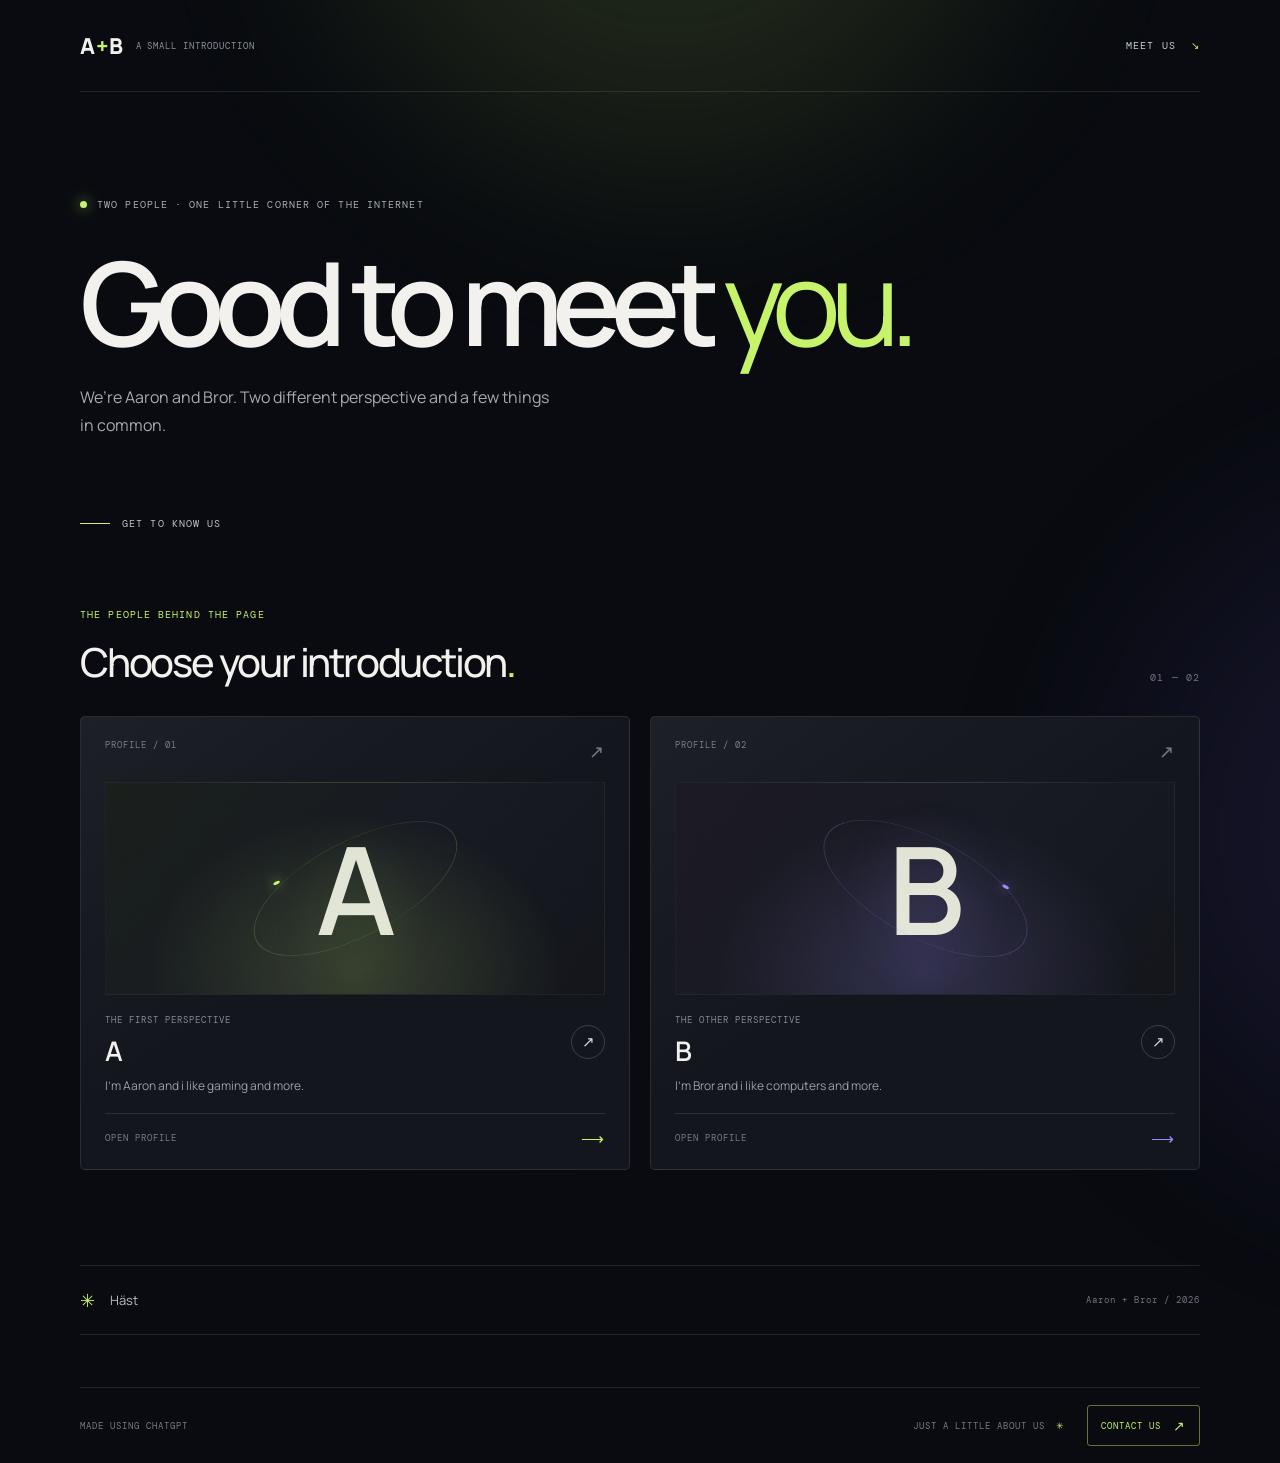
<file: index.html>
<!doctype html>
<html lang="en">
<head>
  <meta charset="utf-8">
  <meta name="viewport" content="width=device-width, initial-scale=1">
  <meta name="theme-color" content="#090b10">
  <meta name="description" content="Two people, two perspectives. Get to know Aaron and Bror.">
  <title>Aaron + Bror — Meet the people</title>
  <link rel="preconnect" href="https://fonts.googleapis.com">
  <link rel="preconnect" href="https://fonts.gstatic.com" crossorigin>
  <link href="https://fonts.googleapis.com/css2?family=DM+Mono:wght@400;500&family=Manrope:wght@400;500;600;700;800&display=swap" rel="stylesheet">
  <link rel="stylesheet" href="styles.css">
  <script src="script.js" defer></script>
</head>
<body>
  <div class="ambient ambient-one" aria-hidden="true"></div>
  <div class="ambient ambient-two" aria-hidden="true"></div>
  <header class="site-header">
    <a class="wordmark" href="index.html" aria-label="A plus B home"><span class="wordmark-mark">A<span>+</span>B</span><span class="wordmark-caption">A SMALL INTRODUCTION</span></a>
    <a class="header-link" href="#profiles">MEET US <span aria-hidden="true">↘</span></a>
  </header>
  <main>
    <section class="hero" aria-labelledby="hero-title">
      <div class="eyebrow"><span class="status-dot"></span> TWO PEOPLE · ONE LITTLE CORNER OF THE INTERNET</div>
      <h1 id="hero-title">Good to meet <span>you.</span></h1>
      <p class="hero-copy">We’re Aaron and Bror. Two different perspective and a few things in common.</p>
      <a class="scroll-cue" href="#profiles"><span class="scroll-line"></span> GET TO KNOW US</a>
    </section>

    <section class="profiles-section" id="profiles" aria-labelledby="profiles-title">
      <div class="section-heading"><div><p class="eyebrow section-kicker">THE PEOPLE BEHIND THE PAGE</p><h2 id="profiles-title">Choose your introduction<span class="accent">.</span></h2></div><span class="section-index">01 — 02</span></div>
      <div class="profile-grid">
        <a class="profile-card card-a" href="profile.html?person=a" aria-label="Meet A">
          <div class="card-topline"><span>PROFILE / 01</span><span class="card-arrow" aria-hidden="true">↗</span></div>
          <div class="portrait portrait-a" aria-hidden="true"><span class="portrait-letter">A</span><span class="orbit orbit-a"></span><span class="portrait-noise"></span></div>
          <div class="card-info"><div><p class="card-role">THE FIRST PERSPECTIVE</p><h3>A</h3></div><span class="round-arrow" aria-hidden="true">↗</span></div>
          <p class="card-teaser">I'm Aaron and i like gaming and more.</p>
          <div class="card-bottom"><span>OPEN PROFILE</span><span class="line-arrow" aria-hidden="true">⟶</span></div>
        </a>
        <a class="profile-card card-b" href="profile.html?person=b" aria-label="Meet B">
          <div class="card-topline"><span>PROFILE / 02</span><span class="card-arrow" aria-hidden="true">↗</span></div>
          <div class="portrait portrait-b" aria-hidden="true"><span class="portrait-letter">B</span><span class="orbit orbit-b"></span><span class="portrait-noise"></span></div>
          <div class="card-info"><div><p class="card-role">THE OTHER PERSPECTIVE</p><h3>B</h3></div><span class="round-arrow" aria-hidden="true">↗</span></div>
          <p class="card-teaser">I'm Bror and i like computers and more.</p>
          <div class="card-bottom"><span>OPEN PROFILE</span><span class="line-arrow" aria-hidden="true">⟶</span></div>
        </a>
      </div>
    </section>
    <section class="note-band"><span class="note-star">✳</span><p>Häst</p><span class="note-index">Aaron + Bror / 2026</span></section>
  </main>
  <footer class="site-footer"><span>MADE USING CHATGPT</span><div class="footer-right"><span>JUST A LITTLE ABOUT US <span class="footer-heart">✳</span></span><a class="contact-button" href="mailto:Bror7891@gmail.com?subject=Hello%20A%20%2B%20B">CONTACT US <span aria-hidden="true">↗</span></a></div></footer>
</body>
</html>
</file>
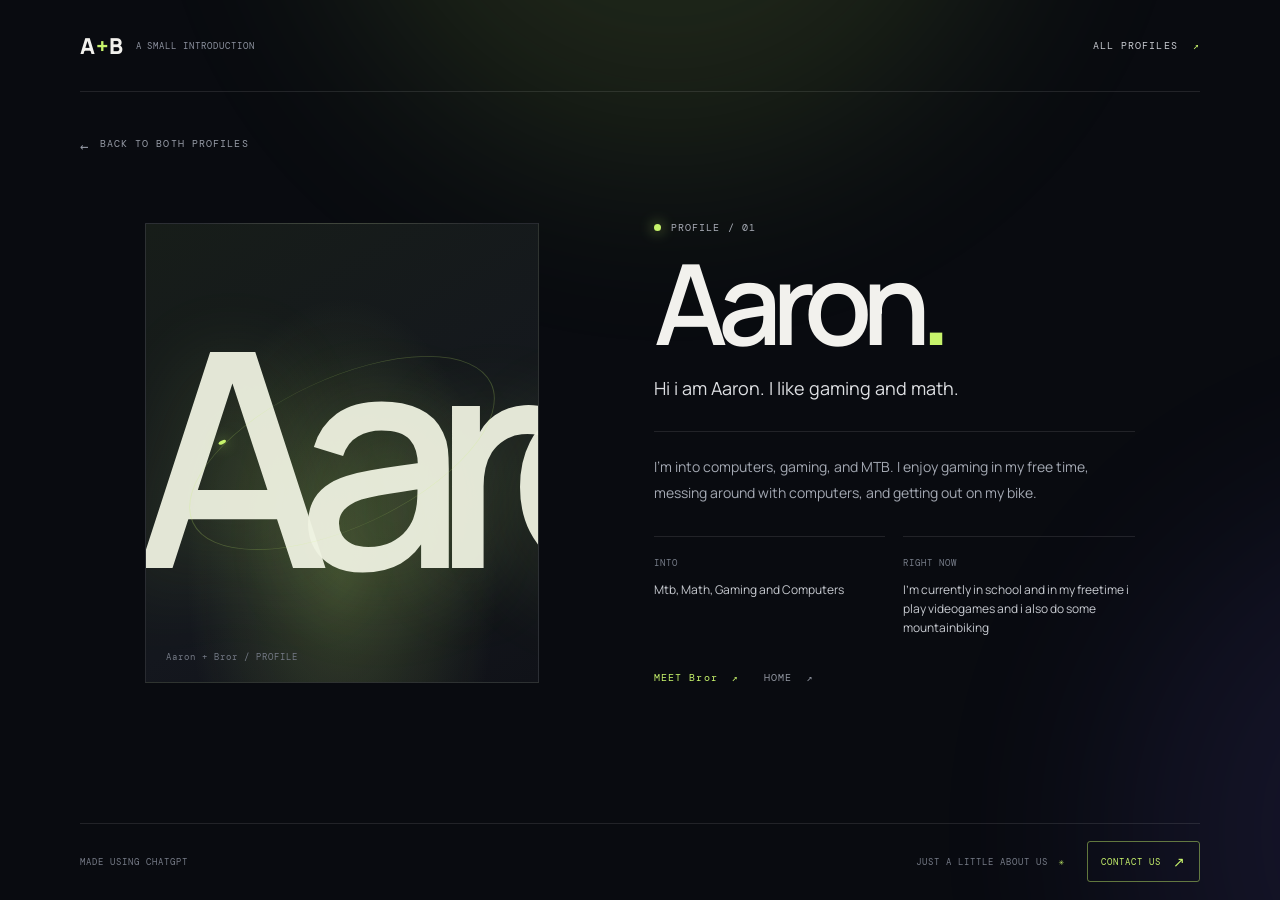
<file: profile.html>
<!doctype html>
<html lang="en">
<head>
  <meta charset="utf-8">
  <meta name="viewport" content="width=device-width, initial-scale=1">
  <meta name="theme-color" content="#090b10">
  <meta name="description" content="A closer look at one of the people behind A + B.">
  <title>Profile — Aaron + Bror</title>
  <link rel="preconnect" href="https://fonts.googleapis.com">
  <link rel="preconnect" href="https://fonts.gstatic.com" crossorigin>
  <link href="https://fonts.googleapis.com/css2?family=DM+Mono:wght@400;500&family=Manrope:wght@400;500;600;700;800&display=swap" rel="stylesheet">
  <link rel="stylesheet" href="styles.css">
  <script src="script.js" defer></script>
</head>
<body class="profile-page">
  <div class="ambient ambient-one" aria-hidden="true"></div><div class="ambient ambient-two" aria-hidden="true"></div>
  <header class="site-header"><a class="wordmark" href="index.html" aria-label="A plus B home"><span class="wordmark-mark">A<span>+</span>B</span><span class="wordmark-caption">A SMALL INTRODUCTION</span></a><a class="header-link" href="index.html#profiles">ALL PROFILES <span aria-hidden="true">↗</span></a></header>
  <main class="profile-main" id="profile-content">
    <a class="back-link" href="index.html#profiles"><span aria-hidden="true">←</span> BACK TO BOTH PROFILES</a>
    <section class="profile-layout">
      <div class="profile-visual" id="profile-visual" aria-hidden="true"><span class="profile-visual-letter" id="profile-initial">A</span><span class="profile-orbit"></span><span class="visual-caption">Aaron + Bror / PROFILE</span></div>
      <div class="profile-copy">
        <p class="eyebrow" id="profile-label"><span class="status-dot"></span> PROFILE / 01</p>
        <h1 id="profile-name">A<span class="accent">.</span></h1>
        <p class="profile-intro" id="profile-intro">"This man is the kindest person i've ever met" - Bror</p>
        <div class="profile-divider"></div>
        <p class="profile-body" id="profile-bio">Hi i am Aaron. I like gaming and math.</p>
        <div class="detail-grid"><div class="detail-item"><span>INTO</span><p id="profile-into">I like Minecraft and Just Cause 3</p></div><div class="detail-item"><span>RIGHT NOW</span><p id="profile-now">I'm currently in school and in my freetime i play videogames and i also do some mountainbiking</p></div></div>
        <div class="profile-actions"><a class="text-link" id="other-profile" href="profile.html?person=b">MEET B <span aria-hidden="true">↗</span></a><a class="text-link subdued" href="index.html">HOME <span aria-hidden="true">↗</span></a></div>
      </div>
    </section>
  </main>
  <footer class="site-footer"><span>MADE USING CHATGPT</span><div class="footer-right"><span>JUST A LITTLE ABOUT US <span class="footer-heart">✳</span></span><a class="contact-button" href="mailto:Bror7891@gmail.com?subject=Hello%20A%20%2B%20B">CONTACT US <span aria-hidden="true">↗</span></a></div></footer>
</body>
</html>
</file>
<file: styles.css>
@import url('https://fonts.googleapis.com/css2?family=DM+Mono:wght@400;500&family=Manrope:wght@400;500;600;700;800&display=swap');

:root{color-scheme:dark;--bg:#090b10;--panel:#10131a;--line:rgba(255,255,255,.1);--muted:#8d929f;--text:#f2f1ed;--lime:#c7f36b;--violet:#9e8bff;--mono:"DM Mono",monospace;--sans:"Manrope",sans-serif}
*{box-sizing:border-box}html{scroll-behavior:smooth}body{margin:0;background:var(--bg);color:var(--text);font-family:var(--sans);min-height:100vh;overflow-x:hidden}a{color:inherit;text-decoration:none}::selection{background:var(--lime);color:#10120c}.ambient{position:fixed;z-index:-1;pointer-events:none;width:42rem;height:42rem;border-radius:50%;filter:blur(110px);opacity:.13}.ambient-one{background:#b5e85a;top:-32rem;left:26%}.ambient-two{background:#7862ff;right:-32rem;top:31rem;opacity:.1}.site-header,.site-footer{width:min(1120px,calc(100% - 64px));margin:auto;display:flex;justify-content:space-between;align-items:center}.site-header{height:92px;border-bottom:1px solid var(--line)}.wordmark{display:flex;align-items:center;gap:14px}.wordmark-mark{font-weight:800;font-size:22px;letter-spacing:-1.5px}.wordmark-mark span{color:var(--lime);padding:0 2px}.wordmark-caption,.header-link,.eyebrow,.scroll-cue,.section-index,.card-topline,.card-role,.card-bottom,.note-index,.site-footer,.detail-item>span,.text-link,.back-link,.visual-caption{font:10px var(--mono);letter-spacing:.11em}.wordmark-caption{color:var(--muted);font-size:9px}.header-link{color:#c8cbd1;transition:color .2s}.header-link span{color:var(--lime);margin-left:8px}.header-link:hover,.text-link:hover{color:var(--lime)}.hero{width:min(1120px,calc(100% - 64px));margin:0 auto;min-height:480px;padding:106px 0 46px;position:relative}.eyebrow{color:#a8acb6;display:flex;align-items:center;gap:10px}.status-dot{width:7px;height:7px;background:var(--lime);border-radius:50%;box-shadow:0 0 14px rgba(199,243,107,.8);display:inline-block}.hero h1{font-size:clamp(62px,10vw,116px);line-height:.98;letter-spacing:-.085em;margin:34px 0 24px;font-weight:600}.hero h1 span{font-weight:400;color:var(--lime)}.hero-copy{color:#a6a9b1;font-size:16px;line-height:1.8;max-width:470px;margin:0}.scroll-cue{position:absolute;left:0;bottom:42px;color:#bec1c8;display:flex;align-items:center;gap:12px}.scroll-line{display:inline-block;width:30px;height:1px;background:var(--lime)}.profiles-section{width:min(1120px,calc(100% - 64px));margin:36px auto 0;padding-bottom:95px}.section-heading{display:flex;justify-content:space-between;align-items:end;margin-bottom:27px}.section-kicker{margin:0 0 13px;color:var(--lime)}.section-heading h2{font-size:clamp(27px,4vw,40px);letter-spacing:-.055em;font-weight:500;margin:0}.accent{color:var(--lime)}.section-index{color:#6f7480;padding-bottom:5px}.profile-grid{display:grid;grid-template-columns:repeat(2,minmax(0,1fr));gap:20px}.profile-card{--pointer-x:50%;--pointer-y:50%;--tilt-x:0deg;--tilt-y:0deg;position:relative;overflow:hidden;display:block;background:linear-gradient(145deg,rgba(255,255,255,.055),rgba(255,255,255,.012) 48%),#10131a;border:1px solid rgba(255,255,255,.09);border-radius:5px;padding:22px 24px 20px;min-height:452px;transform:perspective(900px) rotateX(var(--tilt-x)) rotateY(var(--tilt-y)) translateY(0);transition:transform .35s cubic-bezier(.2,.8,.2,1),border-color .3s,box-shadow .3s;isolation:isolate}.profile-card::before{content:"";position:absolute;inset:0;z-index:-1;background:radial-gradient(440px circle at var(--pointer-x) var(--pointer-y),rgba(199,243,107,.11),transparent 45%);opacity:0;transition:opacity .35s}.card-b::before{background:radial-gradient(440px circle at var(--pointer-x) var(--pointer-y),rgba(158,139,255,.16),transparent 45%)}.profile-card:hover,.profile-card:focus-visible{transform:perspective(900px) rotateX(var(--tilt-x)) rotateY(var(--tilt-y)) translateY(-7px);border-color:rgba(199,243,107,.38);box-shadow:0 24px 60px rgba(0,0,0,.32)}.card-b:hover,.card-b:focus-visible{border-color:rgba(158,139,255,.4)}.profile-card:hover::before,.profile-card:focus-visible::before{opacity:1}.card-topline{display:flex;justify-content:space-between;color:#777d89;font-size:9px}.card-arrow{font:18px var(--sans);color:#757b87;transition:transform .3s,color .3s}.profile-card:hover .card-arrow{transform:translate(3px,-3px);color:var(--lime)}.card-b:hover .card-arrow{color:var(--violet)}.portrait{height:213px;position:relative;overflow:hidden;display:grid;place-items:center;margin:19px 0 19px;background:radial-gradient(ellipse at 50% 90%,rgba(199,243,107,.18),transparent 59%),linear-gradient(130deg,#171d19,#151820 52%,#111319);border:1px solid rgba(255,255,255,.05)}.portrait-b{background:radial-gradient(ellipse at 50% 90%,rgba(158,139,255,.2),transparent 59%),linear-gradient(130deg,#1a1721,#151820 52%,#111319)}.portrait-letter{font-size:122px;line-height:1;font-weight:600;letter-spacing:-.1em;color:rgba(240,243,226,.93);text-shadow:0 9px 60px rgba(199,243,107,.15);transform:translateX(-5px);transition:transform .55s cubic-bezier(.2,.8,.2,1),text-shadow .4s}.portrait-b .portrait-letter{text-shadow:0 9px 60px rgba(158,139,255,.22)}.profile-card:hover .portrait-letter{transform:translateX(-5px) scale(1.09) rotate(-4deg);text-shadow:0 9px 70px rgba(199,243,107,.35)}.card-b:hover .portrait-letter{text-shadow:0 9px 70px rgba(158,139,255,.4)}.orbit{position:absolute;width:225px;height:225px;border:1px solid rgba(199,243,107,.18);border-radius:50%;transform:rotate(-28deg) scaleY(.42);transition:transform .7s cubic-bezier(.2,.8,.2,1),border-color .3s}.orbit::before{content:"";position:absolute;width:7px;height:7px;border-radius:50%;background:var(--lime);top:8px;left:41px;box-shadow:0 0 18px var(--lime)}.orbit-b{border-color:rgba(158,139,255,.23);transform:rotate(28deg) scaleY(.44)}.orbit-b::before{background:var(--violet);box-shadow:0 0 18px var(--violet);left:auto;right:38px;top:19px}.profile-card:hover .orbit-a{transform:rotate(7deg) scaleY(.55) scale(1.16)}.profile-card:hover .orbit-b{transform:rotate(-10deg) scaleY(.55) scale(1.16)}.portrait-noise{position:absolute;inset:0;opacity:.1;background-image:url("data:image/svg+xml,%3Csvg viewBox='0 0 180 180' xmlns='http://www.w3.org/2000/svg'%3E%3Cfilter id='n'%3E%3CfeTurbulence type='fractalNoise' baseFrequency='.8' numOctaves='3' stitchTiles='stitch'/%3E%3C/filter%3E%3Crect width='100%25' height='100%25' filter='url(%23n)' opacity='.22'/%3E%3C/svg%3E");mix-blend-mode:screen}.card-info{display:flex;align-items:center;justify-content:space-between}.card-role{color:#848996;font-size:9px;margin:0 0 6px}.card-info h3{font-size:27px;letter-spacing:-.055em;margin:0;font-weight:600}.round-arrow{display:grid;place-items:center;border:1px solid rgba(255,255,255,.17);border-radius:50%;width:34px;height:34px;color:#d5d7dc;font-size:15px;transition:all .3s}.profile-card:hover .round-arrow{background:var(--lime);color:#10120c;border-color:var(--lime);transform:rotate(45deg)}.card-b:hover .round-arrow{background:var(--violet);border-color:var(--violet)}.card-teaser{color:#999eaa;font-size:12px;margin:8px 0 19px}.card-bottom{display:flex;align-items:center;justify-content:space-between;border-top:1px solid var(--line);padding-top:13px;color:#767b87;font-size:9px}.line-arrow{font:16px var(--sans);color:var(--lime);transition:transform .3s}.card-b .line-arrow{color:var(--violet)}.profile-card:hover .line-arrow{transform:translateX(5px)}.note-band{width:min(1120px,calc(100% - 64px));margin:0 auto 52px;padding:22px 0;border-top:1px solid var(--line);border-bottom:1px solid var(--line);display:flex;align-items:center;gap:15px}.note-star{color:var(--lime);font-size:18px}.note-band p{margin:0;color:#b9bdc5;font-size:13px}.note-index{margin-left:auto;color:#707582;font-size:9px}.site-footer{height:76px;border-top:1px solid var(--line);color:#767b87;font-size:9px}.footer-heart{color:var(--lime);padding-left:5px}.profile-main{width:min(1120px,calc(100% - 64px));margin:auto;min-height:calc(100vh - 169px);padding:42px 0 72px}.back-link{display:inline-flex;gap:10px;color:#969ba6;transition:color .2s}.back-link:hover{color:var(--lime)}.back-link span{font-size:14px}.profile-layout{display:grid;grid-template-columns: .9fr 1.1fr;gap:clamp(44px,9vw,125px);align-items:center;margin:65px auto 22px;max-width:990px}.profile-visual{height:460px;position:relative;overflow:hidden;display:grid;place-items:center;background:radial-gradient(ellipse at 50% 77%,rgba(199,243,107,.2),transparent 56%),linear-gradient(150deg,#171d19,#14171e 64%,#101218);border:1px solid var(--line)}.visual-b{background:radial-gradient(ellipse at 50% 77%,rgba(158,139,255,.23),transparent 56%),linear-gradient(150deg,#1c1823,#14171e 64%,#101218)}.profile-visual-letter{font-size:clamp(170px,26vw,300px);font-weight:600;letter-spacing:-.12em;transform:translateX(-12px);color:rgba(240,243,226,.94);text-shadow:0 16px 90px rgba(199,243,107,.2);animation:rise-in .7s cubic-bezier(.2,.8,.2,1) both}.visual-b .profile-visual-letter{text-shadow:0 16px 90px rgba(158,139,255,.25)}.profile-orbit{position:absolute;width:330px;height:330px;border-radius:50%;border:1px solid rgba(199,243,107,.23);transform:rotate(-25deg) scaleY(.45);animation:orbit-in 1.4s ease-out both}.profile-orbit::after{content:"";position:absolute;top:26px;left:56px;width:8px;height:8px;border-radius:50%;background:var(--lime);box-shadow:0 0 20px var(--lime)}.visual-b .profile-orbit{border-color:rgba(158,139,255,.27)}.visual-b .profile-orbit::after{background:var(--violet);box-shadow:0 0 20px var(--violet);left:auto;right:55px;top:30px}.visual-caption{position:absolute;bottom:19px;left:20px;color:#757a86;font-size:9px}.profile-copy>.eyebrow{margin:0 0 19px}.profile-copy h1{font-size:clamp(70px,10vw,112px);font-weight:600;letter-spacing:-.09em;line-height:.9;margin:0 0 20px}.profile-intro{font-size:18px;line-height:1.6;color:#dddfe2;margin:0;max-width:410px}.profile-divider{height:1px;background:var(--line);margin:28px 0 22px}.profile-body{color:#a3a8b2;font-size:14px;line-height:1.9;margin:0;max-width:480px}.detail-grid{display:grid;grid-template-columns:1fr 1fr;gap:18px;margin-top:29px}.detail-item{border-top:1px solid var(--line);padding-top:12px}.detail-item>span{color:#777d89;font-size:9px}.detail-item p{font-size:12px;color:#c7cad0;margin:9px 0 0;line-height:1.6}.profile-actions{display:flex;gap:25px;margin-top:34px}.text-link{color:var(--lime);transition:color .2s}.text-link span{margin-left:7px}.text-link.subdued{color:#9297a1}.text-link.subdued:hover{color:var(--text)}.not-found{text-align:center;padding:90px 0}.not-found h1{font-size:60px;letter-spacing:-.08em;margin:15px}.not-found p{color:var(--muted)}@keyframes rise-in{from{opacity:0;transform:translate(-12px,18px) scale(.94)}to{opacity:1;transform:translate(-12px,0) scale(1)}}@keyframes orbit-in{from{opacity:0;transform:rotate(-42deg) scaleY(.2) scale(.8)}to{opacity:1;transform:rotate(-25deg) scaleY(.45) scale(1)}}
@media(max-width:760px){.site-header,.site-footer,.hero,.profiles-section,.note-band,.profile-main{width:calc(100% - 40px)}.site-header{height:76px}.wordmark{gap:9px}.wordmark-caption{font-size:8px}.hero{min-height:432px;padding-top:106px}.hero-copy{font-size:14px;max-width:390px}.profiles-section{margin-top:25px;padding-bottom:64px}.profile-grid{gap:12px}.profile-card{padding:17px;min-height:408px}.portrait{height:180px}.note-band{margin-bottom:35px}.profile-layout{grid-template-columns:1fr;gap:36px;margin:42px auto 0;max-width:520px}.profile-visual{height:340px}.profile-main{padding-top:30px}.profile-copy h1{font-size:82px}.profile-page .site-footer{margin-top:0}}
@media(max-width:520px){.site-header,.site-footer,.hero,.profiles-section,.note-band,.profile-main{width:calc(100% - 36px)}.hero{min-height:390px;padding-top:95px}.hero h1{font-size:clamp(60px,16vw,84px);margin-top:29px}.hero-copy{max-width:340px}.section-heading h2{max-width:280px}.section-index{font-size:8px}.profile-grid{grid-template-columns:1fr;gap:15px}.profile-card{min-height:0;padding:18px 18px 16px}.portrait{height:205px}.card-teaser{margin-bottom:15px}.note-band p{font-size:11px}.note-index{font-size:8px}.site-footer{font-size:8px}.profile-visual{height:300px}.profile-layout{gap:30px}.profile-actions{gap:18px}.detail-grid{gap:12px}}
@media(prefers-reduced-motion:reduce){*,*::before,*::after{scroll-behavior:auto!important;animation-duration:.01ms!important;animation-iteration-count:1!important;transition-duration:.01ms!important}}

.footer-right{display:flex;align-items:center;gap:22px}.contact-button{display:inline-flex;align-items:center;gap:12px;border:1px solid rgba(199,243,107,.46);border-radius:3px;padding:10px 13px;color:var(--lime);font:9px var(--mono);letter-spacing:.11em;transition:background .2s,color .2s,border-color .2s,transform .2s}.contact-button span{font:14px var(--sans)}.contact-button:hover,.contact-button:focus-visible{background:var(--lime);border-color:var(--lime);color:#10120c;transform:translateY(-2px)}@media(max-width:520px){.footer-right{gap:10px}.contact-button{padding:8px 9px;font-size:8px}.site-footer{height:auto;min-height:76px;gap:10px}.footer-right>span{max-width:100px;text-align:right;line-height:1.6}}
</file>
